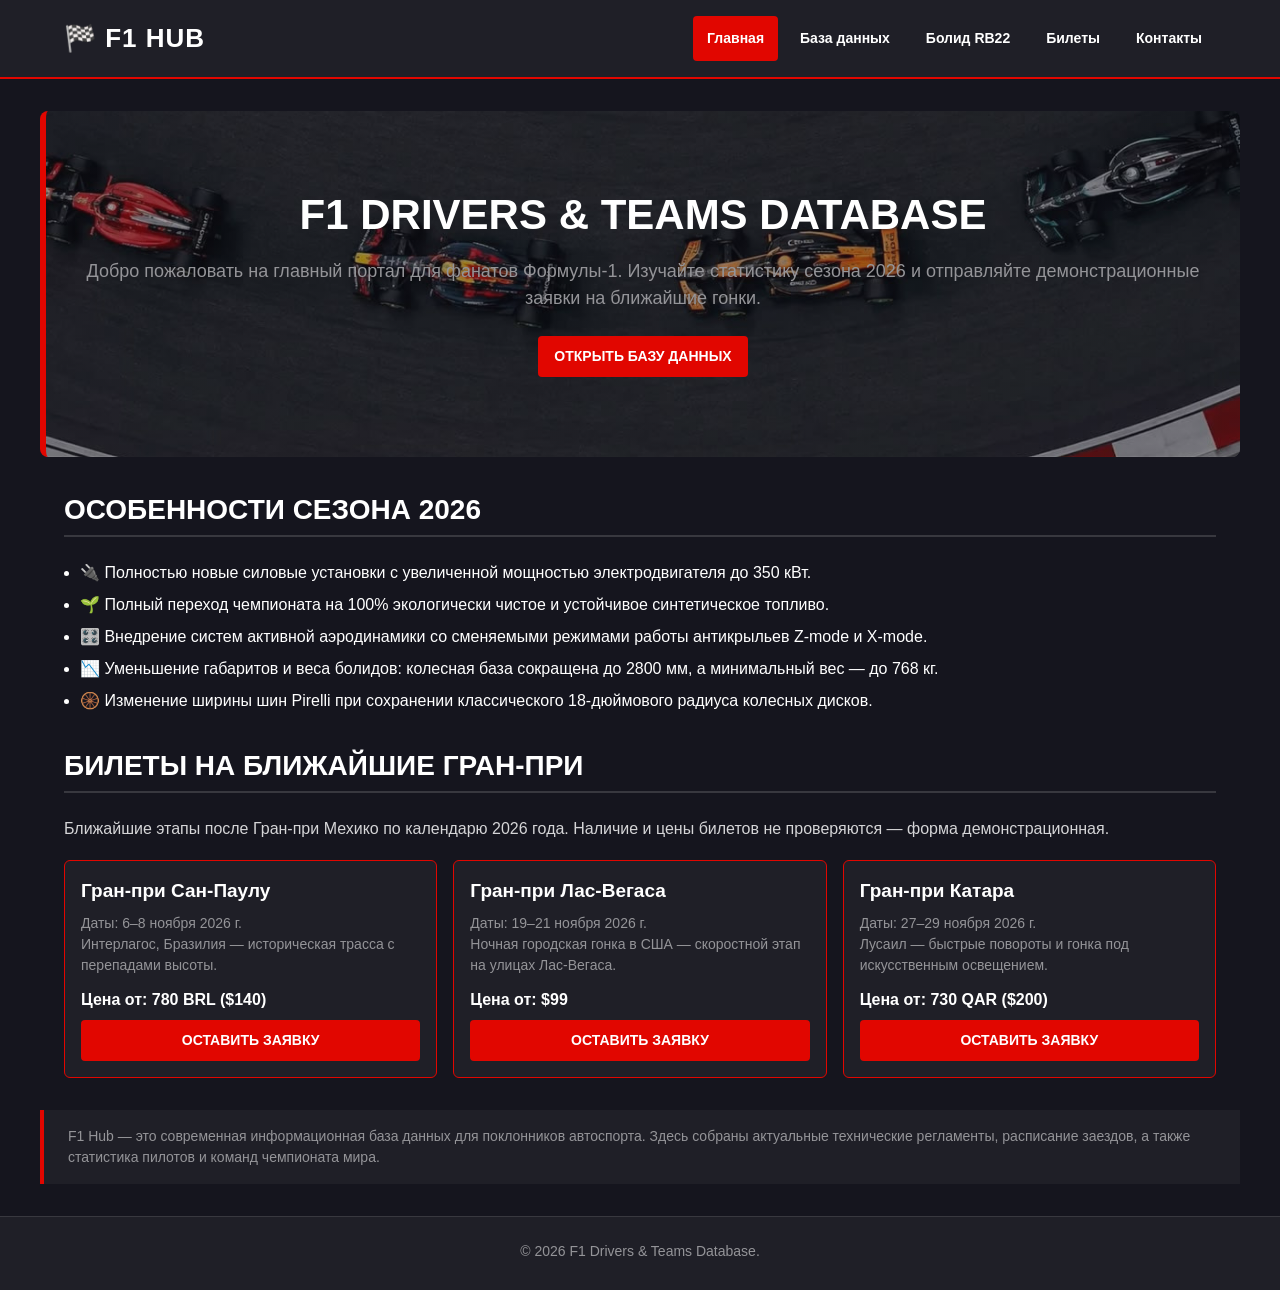
<file: index.html>
<!DOCTYPE html>
<html lang="ru">
<head>
  <meta charset="UTF-8">
  <meta name="viewport" content="width=device-width, initial-scale=1.0">
  <meta name="description" content="Главный портал для фанатов Формулы-1. База данных пилотов, команд и заказ билетов.">
  <title>F1 Drivers & Teams Database</title>
  <link rel="stylesheet" href="css/style.css">
  <link rel="stylesheet" href="css/responsive.css">
  <script src="js/main.js" defer></script>
</head>
<body>
  <a class="skip-link" href="#main">Перейти к основному содержимому</a>

  <header class="site-header">
    <div class="site-header__inner">
      <a class="site-header__logo" href="index.html">🏁 F1 Hub</a>
      <button class="site-nav-toggle" type="button" aria-controls="mobile-site-nav" aria-expanded="false" aria-label="Открыть меню">
        <span class="site-nav-toggle__icon" aria-hidden="true"><span></span><span></span><span></span></span>
        <span class="site-nav-toggle__label">Меню</span>
      </button>
      <nav class="site-nav" id="mobile-site-nav" aria-label="Основная навигация">
        <ul class="site-nav__list">
          <li class="site-nav__item">
            <a class="site-nav__link site-nav__link--active" aria-current="page" href="index.html">Главная</a>
          </li>
          <li class="site-nav__item">
            <a class="site-nav__link" href="catalog.html">База данных</a>
          </li>
          <li class="site-nav__item">
            <a class="site-nav__link" href="product.html">Болид RB22</a>
          </li>
          <li class="site-nav__item">
            <a class="site-nav__link" href="order.html">Билеты</a>
          </li>
          <li class="site-nav__item">
            <a class="site-nav__link" href="contacts.html">Контакты</a>
          </li>
        </ul>
      </nav>
    </div>
  </header>

  <main id="main">

    <section class="f1-hero">
      <h1 class="f1-hero__title">F1 Drivers & Teams Database</h1>
      <p class="f1-hero__subtitle">Добро пожаловать на главный портал для фанатов Формулы-1. Изучайте статистику сезона 2026 и отправляйте демонстрационные заявки на ближайшие гонки.</p>
      <a class="button button--primary" href="catalog.html">Открыть базу данных</a>
    </section>

        <section class="section" id="features">
      <h2 class="section__title">Особенности сезона 2026</h2>
      <ul class="advantages-list">
        <li class="advantages-list__item">🔌 Полностью новые силовые установки с увеличенной мощностью электродвигателя до 350 кВт.</li>
        <li class="advantages-list__item">🌱 Полный переход чемпионата на 100% экологически чистое и устойчивое синтетическое топливо.</li>
        <li class="advantages-list__item">🎛️ Внедрение систем активной аэродинамики со сменяемыми режимами работы антикрыльев Z-mode и X-mode.</li>
        <li class="advantages-list__item">📉 Уменьшение габаритов и веса болидов: колесная база сокращена до 2800 мм, а минимальный вес — до 768 кг.</li>
        <li class="advantages-list__item">🛞 Изменение ширины шин Pirelli при сохранении классического 18-дюймового радиуса колесных дисков.</li>
      </ul>
    </section>

               <section class="section" id="popular">
      <h2 class="section__title">Билеты на ближайшие Гран-при</h2>

      <p class="catalog-data-note">Ближайшие этапы после Гран-при Мехико по календарю 2026 года. Наличие и цены билетов не проверяются — форма демонстрационная.</p>
      <div class="products-grid">
        <article class="product-card product-card--featured">
          <h3 class="product-card__title">Гран-при Сан-Паулу</h3>
          <p class="product-card__description">Даты: 6–8 ноября 2026 г.<br>Интерлагос, Бразилия — историческая трасса с перепадами высоты.</p>
          <p class="product-card__price">Цена от: 780 BRL ($140)</p>
          <button class="button button--primary product-card__button" type="button" data-product="Билет на Гран-при Сан-Паулу">Оставить заявку</button>
        </article>

        <article class="product-card product-card--featured">
          <h3 class="product-card__title">Гран-при Лас-Вегаса</h3>
          <p class="product-card__description">Даты: 19–21 ноября 2026 г.<br>Ночная городская гонка в США — скоростной этап на улицах Лас-Вегаса.</p>
          <p class="product-card__price">Цена от: $99</p>
          <button class="button button--primary product-card__button" type="button" data-product="Билет на Гран-при Лас-Вегаса">Оставить заявку</button>
        </article>

        <article class="product-card product-card--featured">
          <h3 class="product-card__title">Гран-при Катара</h3>
          <p class="product-card__description">Даты: 27–29 ноября 2026 г.<br>Лусаил — быстрые повороты и гонка под искусственным освещением.</p>
          <p class="product-card__price">Цена от: 730 QAR ($200)</p>
          <button class="button button--primary product-card__button" type="button" data-product="Билет на Гран-при Катара">Оставить заявку</button>
        </article>
      </div>
    </section>

        <aside class="aside-info">
      <p class="aside-info__text">
        F1 Hub — это современная информационная база данных для поклонников автоспорта. Здесь собраны актуальные технические регламенты, расписание заездов, а также статистика пилотов и команд чемпионата мира.
      </p>
    </aside>

  </main>

  <dialog class="order-dialog" id="order-dialog" aria-labelledby="order-dialog-title">
    <h2 class="order-dialog__title" id="order-dialog-title">Бронирование билетов</h2>
    <form class="order-form" id="order-form" action="#" method="post" novalidate>
      <input id="selected-product" name="selected-item" type="hidden">
      <div class="order-form__field">
        <label class="order-form__label" for="order-name">Имя</label>
        <input class="order-form__input" id="order-name" name="name" type="text" placeholder="Ваше имя" required minlength="2">
      </div>
      <div class="order-form__field">
        <label class="order-form__label" for="order-email">E-mail</label>
        <input class="order-form__input" id="order-email" name="email" type="email" placeholder="example@mail.ru" required>
      </div>
      <div class="order-form__field">
        <label class="order-form__label" for="order-phone">Телефон</label>
        <input class="order-form__input" id="order-phone" name="phone" type="tel" placeholder="+7 (900) 000-00-00" required>
      </div>
      <div class="order-form__field form-field--checkbox">
        <label>
          <input id="order-agreement" name="agreement" type="checkbox" required>
          Я согласен с условиями
        </label>
      </div>
      <div class="order-form__actions">
        <button class="button button--secondary" type="button" id="close-order-dialog">Закрыть</button>
        <button class="button button--primary" type="submit">Отправить 🏁</button>
      </div>
    </form>
  </dialog>

  <p class="success-message" id="success-message" role="status" hidden>
    Форма проверена. Это учебная заявка, данные не отправляются и бронирование не производится.
  </p>

  <footer class="site-footer">
    <p class="site-footer__copy">&copy; 2026 F1 Drivers & Teams Database.</p>
  </footer>

</body>
</html>
</file>
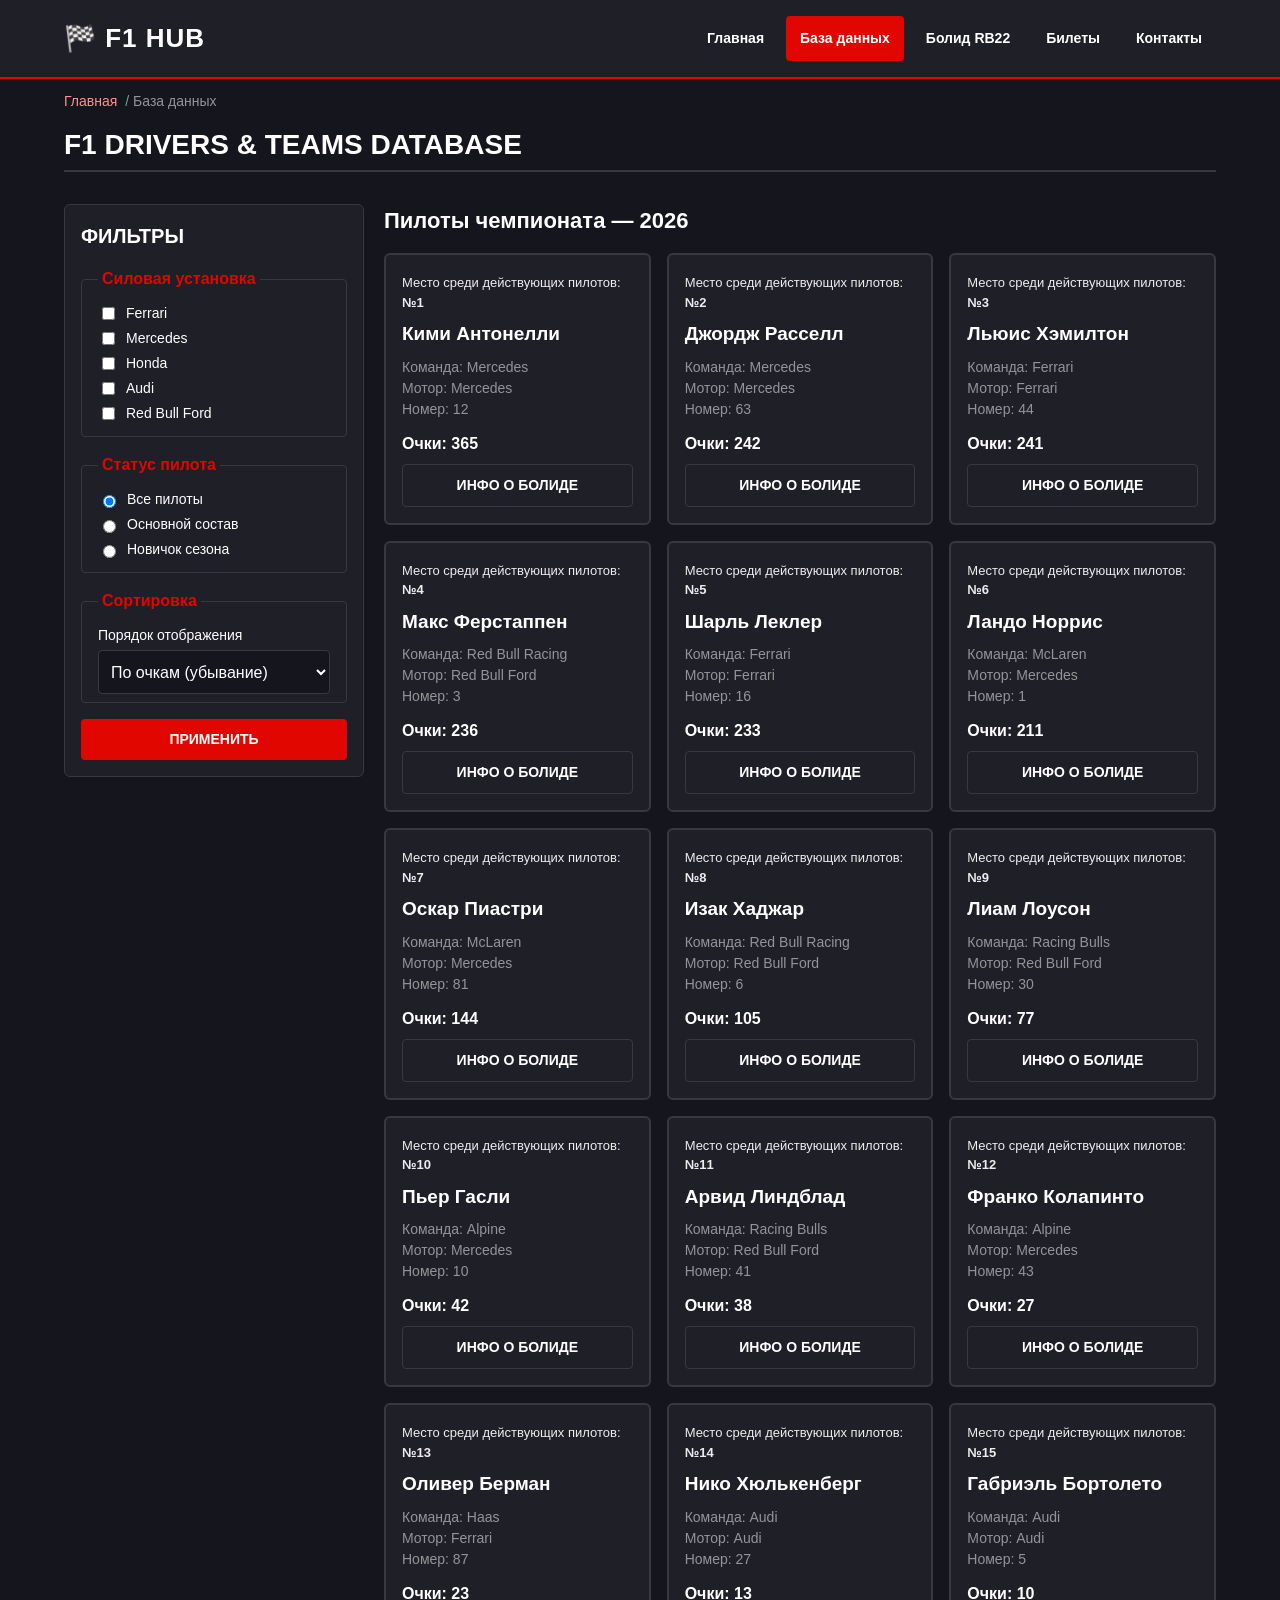
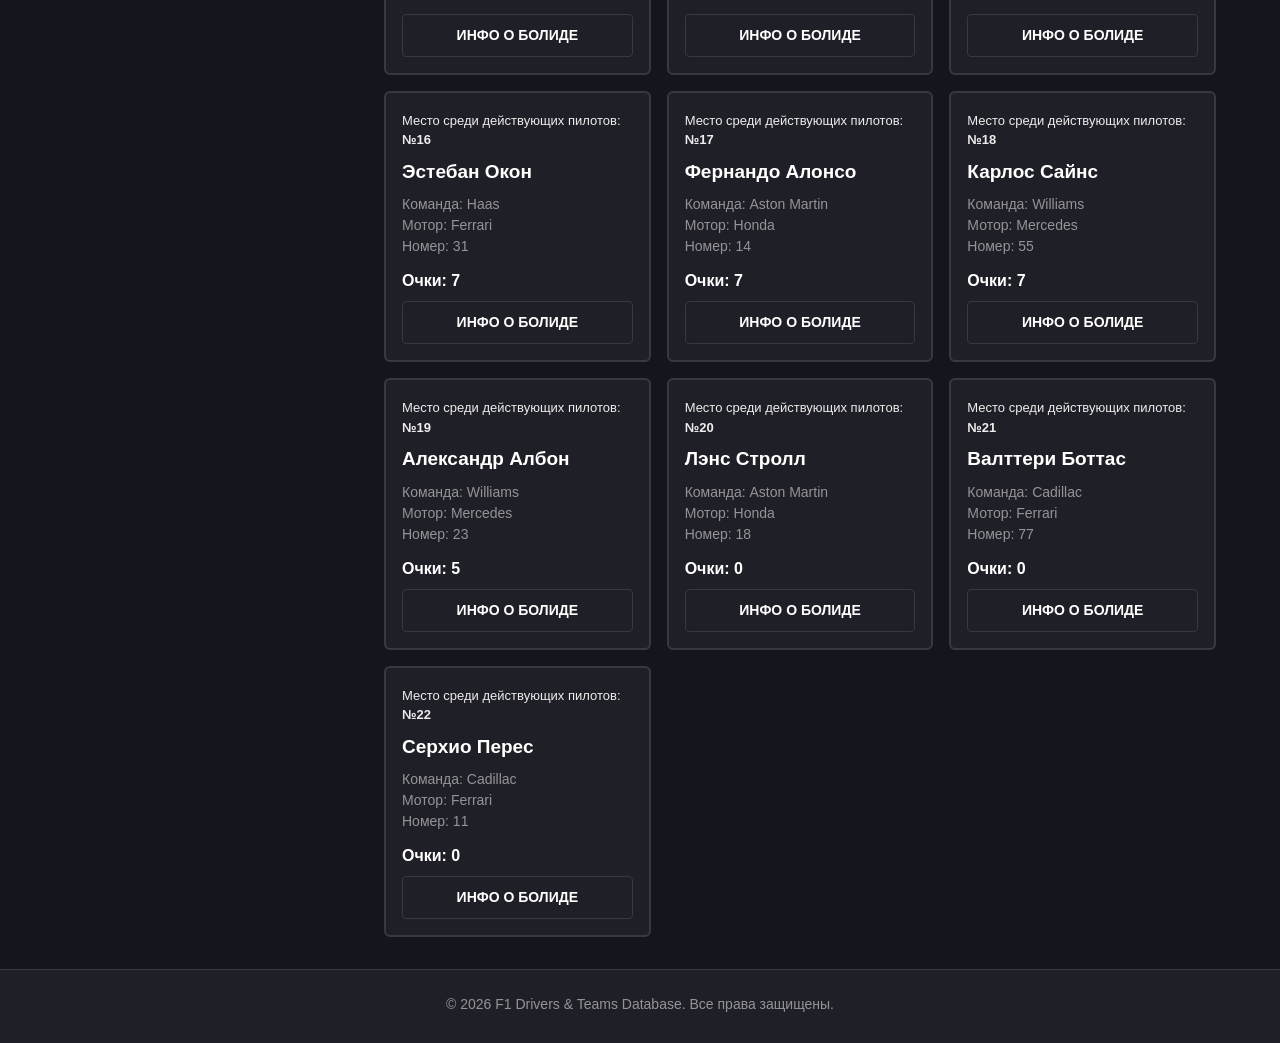
<file: catalog.html>
<!DOCTYPE html>
<html lang="ru">
<head>
  <meta charset="UTF-8">
  <meta name="viewport" content="width=device-width, initial-scale=1.0">
  <meta name="description" content="F1 Drivers and Teams Database. Фильтрация по силовым установкам и составам команд 2026 года.">
  <title>F1 Drivers & Teams Database</title>
  <link rel="stylesheet" href="./css/style.css">
  <link rel="stylesheet" href="css/responsive.css">
  <script src="./js/main.js" defer></script>
</head>
<body>
  <a class="skip-link" href="#main">Перейти к основному содержимому</a>

  <header class="site-header">
    <div class="site-header__inner">
      <a class="site-header__logo" href="index.html">🏁 F1 Hub</a>
      <button class="site-nav-toggle" type="button" aria-controls="mobile-site-nav" aria-expanded="false" aria-label="Открыть меню">
        <span class="site-nav-toggle__icon" aria-hidden="true"><span></span><span></span><span></span></span>
        <span class="site-nav-toggle__label">Меню</span>
      </button>
      <nav class="site-nav" id="mobile-site-nav" aria-label="Основная навигация">
        <ul class="site-nav__list">
          <li class="site-nav__item">
            <a class="site-nav__link" href="index.html">Главная</a>
          </li>
          <li class="site-nav__item">
            <a class="site-nav__link site-nav__link--active" aria-current="page" href="catalog.html">База данных</a>
          </li>
          <li class="site-nav__item">
            <a class="site-nav__link" href="product.html">Болид RB22</a>
          </li>
          <li class="site-nav__item">
            <a class="site-nav__link" href="order.html">Билеты</a>
          </li>
          <li class="site-nav__item">
            <a class="site-nav__link" href="contacts.html">Контакты</a>
          </li>
        </ul>
      </nav>
    </div>
  </header>

  <main id="main">
    <div class="section">
      <nav class="breadcrumbs" aria-label="Хлебные крошки">
        <a class="breadcrumbs__link" href="index.html">Главная</a>
        <span class="breadcrumbs__current">База данных</span>
      </nav>
      <h1 class="section__title">F1 Drivers & Teams Database</h1>
    </div>

    <section class="catalog-layout">
      <aside class="catalog-filters">
        <h2 class="catalog-filters__title">Фильтры</h2>
        <form class="filters-form" id="drivers-filters" action="#" method="get">

          <fieldset class="filters-form__section">
            <legend>Силовая установка</legend>
            <label><input type="checkbox" name="pu" value="ferrari"> Ferrari</label>
            <label><input type="checkbox" name="pu" value="mercedes"> Mercedes</label>
            <label><input type="checkbox" name="pu" value="honda"> Honda</label>
            <label><input type="checkbox" name="pu" value="audi"> Audi</label>
            <label><input type="checkbox" name="pu" value="ford"> Red Bull Ford</label>
          </fieldset>

          <fieldset class="filters-form__section">
            <legend>Статус пилота</legend>
            <label><input type="radio" name="status" value="all" checked> Все пилоты</label>
            <label><input type="radio" name="status" value="pro"> Основной состав</label>
            <label><input type="radio" name="status" value="rookie"> Новичок сезона</label>
          </fieldset>

          <fieldset class="filters-form__section">
            <legend>Сортировка</legend>
            <label for="driver-sort">Порядок отображения</label>
            <select class="order-form__input" name="sort" id="driver-sort">
              <option value="points-desc">По очкам (убывание)</option>
              <option value="name-asc">По алфавиту</option>
              <option value="number-asc">По стартовому номеру</option>
            </select>
          </fieldset>

          <button class="button button--primary" type="submit">Применить</button>
        </form>
      </aside>

      <section class="catalog-products">
        <h2 class="catalog-products__title">Пилоты чемпионата — 2026</h2>
        <div class="products-grid" id="drivers-grid">
          <article class="product-card driver-card" data-team="mercedes" data-pu="mercedes" data-status="pro" data-points="365" data-number="12">

            <p class="driver-card__ranking">Место среди действующих пилотов: <strong>№1</strong></p>
            <h3 class="product-card__title">Кими Антонелли</h3>
            <p class="product-card__description">Команда: Mercedes<br>Мотор: Mercedes<br>Номер: 12</p>
            <p class="product-card__price">Очки: 365</p>
            <a class="button button--secondary" href="product.html">Инфо о болиде</a>
          </article>

          <article class="product-card driver-card" data-team="mercedes" data-pu="mercedes" data-status="pro" data-points="242" data-number="63">

            <p class="driver-card__ranking">Место среди действующих пилотов: <strong>№2</strong></p>
            <h3 class="product-card__title">Джордж Расселл</h3>
            <p class="product-card__description">Команда: Mercedes<br>Мотор: Mercedes<br>Номер: 63</p>
            <p class="product-card__price">Очки: 242</p>
            <a class="button button--secondary" href="product.html">Инфо о болиде</a>
          </article>

          <article class="product-card driver-card" data-team="ferrari" data-pu="ferrari" data-status="pro" data-points="241" data-number="44">

            <p class="driver-card__ranking">Место среди действующих пилотов: <strong>№3</strong></p>
            <h3 class="product-card__title">Льюис Хэмилтон</h3>
            <p class="product-card__description">Команда: Ferrari<br>Мотор: Ferrari<br>Номер: 44</p>
            <p class="product-card__price">Очки: 241</p>
            <a class="button button--secondary" href="product.html">Инфо о болиде</a>
          </article>

          <article class="product-card driver-card" data-team="redbull" data-pu="ford" data-status="pro" data-points="236" data-number="3">

            <p class="driver-card__ranking">Место среди действующих пилотов: <strong>№4</strong></p>
            <h3 class="product-card__title">Макс Ферстаппен</h3>
            <p class="product-card__description">Команда: Red Bull Racing<br>Мотор: Red Bull Ford<br>Номер: 3</p>
            <p class="product-card__price">Очки: 236</p>
            <a class="button button--secondary" href="product.html">Инфо о болиде</a>
          </article>

          <article class="product-card driver-card" data-team="ferrari" data-pu="ferrari" data-status="pro" data-points="233" data-number="16">

            <p class="driver-card__ranking">Место среди действующих пилотов: <strong>№5</strong></p>
            <h3 class="product-card__title">Шарль Леклер</h3>
            <p class="product-card__description">Команда: Ferrari<br>Мотор: Ferrari<br>Номер: 16</p>
            <p class="product-card__price">Очки: 233</p>
            <a class="button button--secondary" href="product.html">Инфо о болиде</a>
          </article>

          <article class="product-card driver-card" data-team="mclaren" data-pu="mercedes" data-status="pro" data-points="211" data-number="1">

            <p class="driver-card__ranking">Место среди действующих пилотов: <strong>№6</strong></p>
            <h3 class="product-card__title">Ландо Норрис</h3>
            <p class="product-card__description">Команда: McLaren<br>Мотор: Mercedes<br>Номер: 1</p>
            <p class="product-card__price">Очки: 211</p>
            <a class="button button--secondary" href="product.html">Инфо о болиде</a>
          </article>

          <article class="product-card driver-card" data-team="mclaren" data-pu="mercedes" data-status="pro" data-points="144" data-number="81">

            <p class="driver-card__ranking">Место среди действующих пилотов: <strong>№7</strong></p>
            <h3 class="product-card__title">Оскар Пиастри</h3>
            <p class="product-card__description">Команда: McLaren<br>Мотор: Mercedes<br>Номер: 81</p>
            <p class="product-card__price">Очки: 144</p>
            <a class="button button--secondary" href="product.html">Инфо о болиде</a>
          </article>

          <article class="product-card driver-card" data-team="redbull" data-pu="ford" data-status="pro" data-points="105" data-number="6">

            <p class="driver-card__ranking">Место среди действующих пилотов: <strong>№8</strong></p>
            <h3 class="product-card__title">Изак Хаджар</h3>
            <p class="product-card__description">Команда: Red Bull Racing<br>Мотор: Red Bull Ford<br>Номер: 6</p>
            <p class="product-card__price">Очки: 105</p>
            <a class="button button--secondary" href="product.html">Инфо о болиде</a>
          </article>

          <article class="product-card driver-card" data-team="racingbulls" data-pu="ford" data-status="pro" data-points="77" data-number="30">

            <p class="driver-card__ranking">Место среди действующих пилотов: <strong>№9</strong></p>
            <h3 class="product-card__title">Лиам Лоусон</h3>
            <p class="product-card__description">Команда: Racing Bulls<br>Мотор: Red Bull Ford<br>Номер: 30</p>
            <p class="product-card__price">Очки: 77</p>
            <a class="button button--secondary" href="product.html">Инфо о болиде</a>
          </article>

          <article class="product-card driver-card" data-team="alpine" data-pu="mercedes" data-status="pro" data-points="42" data-number="10">

            <p class="driver-card__ranking">Место среди действующих пилотов: <strong>№10</strong></p>
            <h3 class="product-card__title">Пьер Гасли</h3>
            <p class="product-card__description">Команда: Alpine<br>Мотор: Mercedes<br>Номер: 10</p>
            <p class="product-card__price">Очки: 42</p>
            <a class="button button--secondary" href="product.html">Инфо о болиде</a>
          </article>

          <article class="product-card driver-card" data-team="racingbulls" data-pu="ford" data-status="rookie" data-points="38" data-number="41">

            <p class="driver-card__ranking">Место среди действующих пилотов: <strong>№11</strong></p>
            <h3 class="product-card__title">Арвид Линдблад</h3>
            <p class="product-card__description">Команда: Racing Bulls<br>Мотор: Red Bull Ford<br>Номер: 41</p>
            <p class="product-card__price">Очки: 38</p>
            <a class="button button--secondary" href="product.html">Инфо о болиде</a>
          </article>

          <article class="product-card driver-card" data-team="alpine" data-pu="mercedes" data-status="pro" data-points="27" data-number="43">

            <p class="driver-card__ranking">Место среди действующих пилотов: <strong>№12</strong></p>
            <h3 class="product-card__title">Франко Колапинто</h3>
            <p class="product-card__description">Команда: Alpine<br>Мотор: Mercedes<br>Номер: 43</p>
            <p class="product-card__price">Очки: 27</p>
            <a class="button button--secondary" href="product.html">Инфо о болиде</a>
          </article>

          <article class="product-card driver-card" data-team="haas" data-pu="ferrari" data-status="pro" data-points="23" data-number="87">

            <p class="driver-card__ranking">Место среди действующих пилотов: <strong>№13</strong></p>
            <h3 class="product-card__title">Оливер Берман</h3>
            <p class="product-card__description">Команда: Haas<br>Мотор: Ferrari<br>Номер: 87</p>
            <p class="product-card__price">Очки: 23</p>
            <a class="button button--secondary" href="product.html">Инфо о болиде</a>
          </article>

          <article class="product-card driver-card" data-team="audi" data-pu="audi" data-status="pro" data-points="13" data-number="27">

            <p class="driver-card__ranking">Место среди действующих пилотов: <strong>№14</strong></p>
            <h3 class="product-card__title">Нико Хюлькенберг</h3>
            <p class="product-card__description">Команда: Audi<br>Мотор: Audi<br>Номер: 27</p>
            <p class="product-card__price">Очки: 13</p>
            <a class="button button--secondary" href="product.html">Инфо о болиде</a>
          </article>

          <article class="product-card driver-card" data-team="audi" data-pu="audi" data-status="pro" data-points="10" data-number="5">

            <p class="driver-card__ranking">Место среди действующих пилотов: <strong>№15</strong></p>
            <h3 class="product-card__title">Габриэль Бортолето</h3>
            <p class="product-card__description">Команда: Audi<br>Мотор: Audi<br>Номер: 5</p>
            <p class="product-card__price">Очки: 10</p>
            <a class="button button--secondary" href="product.html">Инфо о болиде</a>
          </article>

          <article class="product-card driver-card" data-team="haas" data-pu="ferrari" data-status="pro" data-points="7" data-number="31">

            <p class="driver-card__ranking">Место среди действующих пилотов: <strong>№16</strong></p>
            <h3 class="product-card__title">Эстебан Окон</h3>
            <p class="product-card__description">Команда: Haas<br>Мотор: Ferrari<br>Номер: 31</p>
            <p class="product-card__price">Очки: 7</p>
            <a class="button button--secondary" href="product.html">Инфо о болиде</a>
          </article>

          <article class="product-card driver-card" data-team="aston" data-pu="honda" data-status="pro" data-points="7" data-number="14">

            <p class="driver-card__ranking">Место среди действующих пилотов: <strong>№17</strong></p>
            <h3 class="product-card__title">Фернандо Алонсо</h3>
            <p class="product-card__description">Команда: Aston Martin<br>Мотор: Honda<br>Номер: 14</p>
            <p class="product-card__price">Очки: 7</p>
            <a class="button button--secondary" href="product.html">Инфо о болиде</a>
          </article>

          <article class="product-card driver-card" data-team="williams" data-pu="mercedes" data-status="pro" data-points="7" data-number="55">

            <p class="driver-card__ranking">Место среди действующих пилотов: <strong>№18</strong></p>
            <h3 class="product-card__title">Карлос Сайнс</h3>
            <p class="product-card__description">Команда: Williams<br>Мотор: Mercedes<br>Номер: 55</p>
            <p class="product-card__price">Очки: 7</p>
            <a class="button button--secondary" href="product.html">Инфо о болиде</a>
          </article>

          <article class="product-card driver-card" data-team="williams" data-pu="mercedes" data-status="pro" data-points="5" data-number="23">

            <p class="driver-card__ranking">Место среди действующих пилотов: <strong>№19</strong></p>
            <h3 class="product-card__title">Александр Албон</h3>
            <p class="product-card__description">Команда: Williams<br>Мотор: Mercedes<br>Номер: 23</p>
            <p class="product-card__price">Очки: 5</p>
            <a class="button button--secondary" href="product.html">Инфо о болиде</a>
          </article>

          <article class="product-card driver-card" data-team="aston" data-pu="honda" data-status="pro" data-points="0" data-number="18">

            <p class="driver-card__ranking">Место среди действующих пилотов: <strong>№20</strong></p>
            <h3 class="product-card__title">Лэнс Стролл</h3>
            <p class="product-card__description">Команда: Aston Martin<br>Мотор: Honda<br>Номер: 18</p>
            <p class="product-card__price">Очки: 0</p>
            <a class="button button--secondary" href="product.html">Инфо о болиде</a>
          </article>

          <article class="product-card driver-card" data-team="cadillac" data-pu="ferrari" data-status="pro" data-points="0" data-number="77">

            <p class="driver-card__ranking">Место среди действующих пилотов: <strong>№21</strong></p>
            <h3 class="product-card__title">Валттери Боттас</h3>
            <p class="product-card__description">Команда: Cadillac<br>Мотор: Ferrari<br>Номер: 77</p>
            <p class="product-card__price">Очки: 0</p>
            <a class="button button--secondary" href="product.html">Инфо о болиде</a>
          </article>

          <article class="product-card driver-card" data-team="cadillac" data-pu="ferrari" data-status="pro" data-points="0" data-number="11">

            <p class="driver-card__ranking">Место среди действующих пилотов: <strong>№22</strong></p>
            <h3 class="product-card__title">Серхио Перес</h3>
            <p class="product-card__description">Команда: Cadillac<br>Мотор: Ferrari<br>Номер: 11</p>
            <p class="product-card__price">Очки: 0</p>
            <a class="button button--secondary" href="product.html">Инфо о болиде</a>
          </article>
        </div>
        <p class="catalog-empty" id="drivers-empty" hidden>По выбранным параметрам пилоты не найдены.</p>
      </section>
    </section>
  </main>

  <footer class="site-footer">
    <p class="site-footer__copy">&copy; 2026 F1 Drivers & Teams Database. Все права защищены.</p>
  </footer>

</body>
</html>
</file>
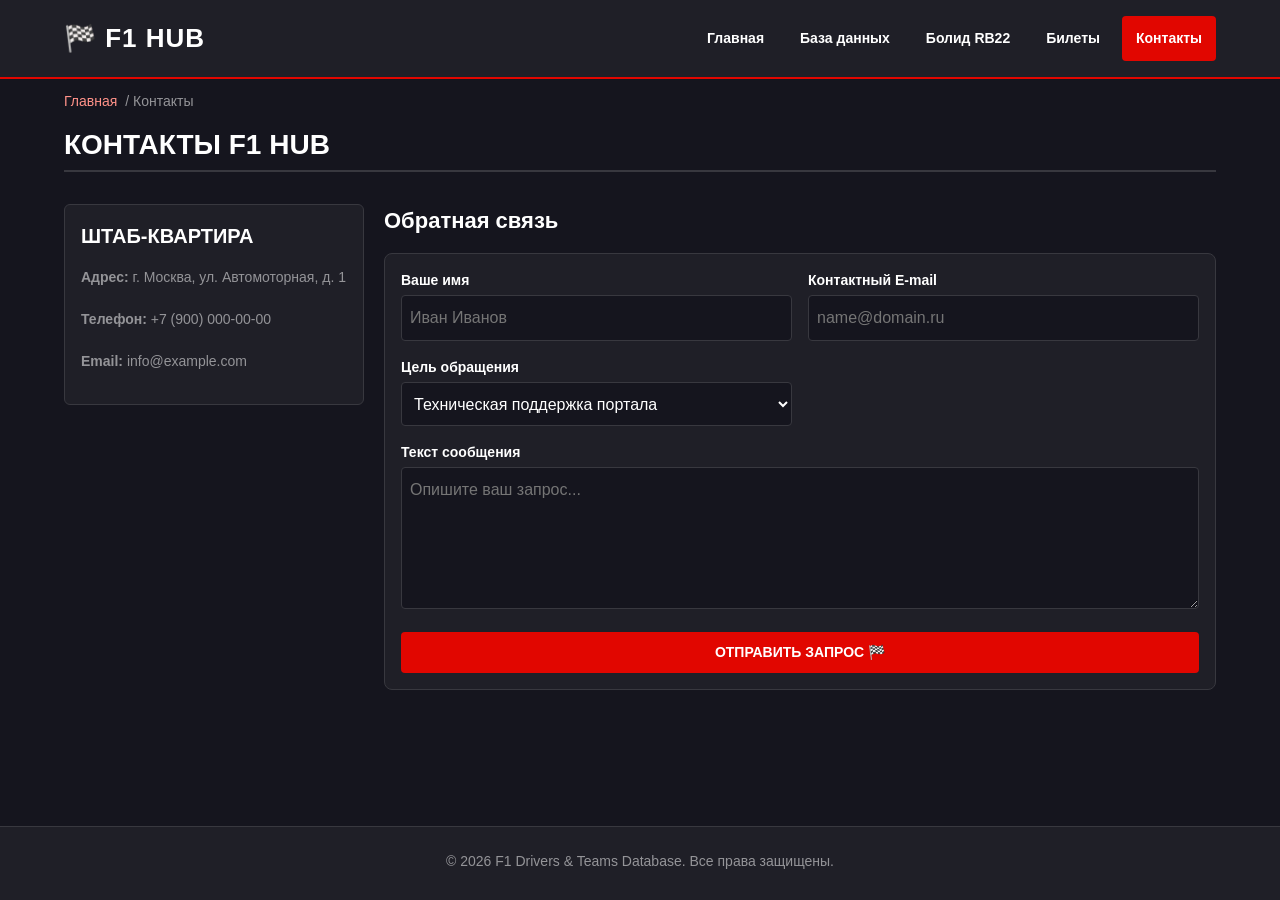
<file: contacts.html>
<!DOCTYPE html>
<html lang="ru">
<head>
  <meta charset="UTF-8">
  <meta name="viewport" content="width=device-width, initial-scale=1.0">
  <meta name="description" content="Контакты службы поддержки F1 Hub, аккредитация СМИ и форма обратной связи.">
  <title>F1 Drivers & Teams Database</title>
  <link rel="stylesheet" href="./css/style.css">
  <link rel="stylesheet" href="css/responsive.css">
  <script src="./js/main.js" defer></script>
</head>
<body>
  <a class="skip-link" href="#main">Перейти к основному содержимому</a>

  <header class="site-header">
    <div class="site-header__inner">
      <a class="site-header__logo" href="index.html">🏁 F1 Hub</a>
      <button class="site-nav-toggle" type="button" aria-controls="mobile-site-nav" aria-expanded="false" aria-label="Открыть меню">
        <span class="site-nav-toggle__icon" aria-hidden="true"><span></span><span></span><span></span></span>
        <span class="site-nav-toggle__label">Меню</span>
      </button>
      <nav class="site-nav" id="mobile-site-nav" aria-label="Основная навигация">
        <ul class="site-nav__list">
          <li class="site-nav__item"><a class="site-nav__link" href="index.html">Главная</a></li>
          <li class="site-nav__item"><a class="site-nav__link" href="catalog.html">База данных</a></li>
          <li class="site-nav__item"><a class="site-nav__link" href="product.html">Болид RB22</a></li>
          <li class="site-nav__item"><a class="site-nav__link" href="order.html">Билеты</a></li>
          <li class="site-nav__item"><a class="site-nav__link site-nav__link--active" aria-current="page" href="contacts.html">Контакты</a></li>
        </ul>
      </nav>
    </div>
  </header>

  <main id="main">
    <div class="section">
      <nav class="breadcrumbs" aria-label="Хлебные крошки">
        <a class="breadcrumbs__link" href="index.html">Главная</a>
        <span class="breadcrumbs__current">Контакты</span>
      </nav>
      <h1 class="section__title">Контакты F1 Hub</h1>
    </div>

    <section class="catalog-layout">
      <aside class="catalog-filters">
        <h2 class="catalog-filters__title">Штаб-квартира</h2>
        <p class="aside-info__text" style="margin-bottom: var(--space-md);">
          <strong>Адрес:</strong> г. Москва, ул. Автомоторная, д. 1<br><br>
          <strong>Телефон:</strong> +7 (900) 000-00-00<br><br>
          <strong>Email:</strong> info@example.com
        </p>
      </aside>

      <section class="catalog-products">
        <h2 class="catalog-products__title">Обратная связь</h2>

        <form class="product-info page-form" id="contact-form" action="#" method="post">
          <div class="order-form__field">
            <label class="order-form__label" for="contact-name">Ваше имя</label>
            <input class="order-form__input" id="contact-name" name="name" type="text" placeholder="Иван Иванов" required>
          </div>

          <div class="order-form__field">
            <label class="order-form__label" for="contact-email">Контактный E-mail</label>
            <input class="order-form__input" id="contact-email" name="email" type="email" placeholder="name@domain.ru" required>
          </div>

          <div class="order-form__field">
            <label class="order-form__label" for="contact-reason">Цель обращения</label>
            <select class="order-form__input" id="contact-reason" name="reason" required>
              <option value="support">Техническая поддержка портала</option>
              <option value="press">Аккредитация прессы на Гран-при</option>
              <option value="commercial">Сотрудничество и реклама</option>
            </select>
          </div>

          <div class="order-form__field page-form__wide">
            <label class="order-form__label" for="contact-message">Текст сообщения</label>
            <textarea class="order-form__input" id="contact-message" name="message" rows="5" placeholder="Опишите ваш запрос..." style="resize: vertical; font-family: inherit;" required></textarea>
          </div>

          <button class="button button--primary" type="submit" style="align-self: flex-start;">Отправить запрос 🏁</button>
        </form>
        <p id="contact-status" class="form-feedback" role="status" hidden>Форма проверена. Сообщение не отправляется на сервер.</p>
      </section>
    </section>
  </main>

  <footer class="site-footer">
    <p class="site-footer__copy">&copy; 2026 F1 Drivers & Teams Database. Все права защищены.</p>
  </footer>

</body>
</html>
</file>
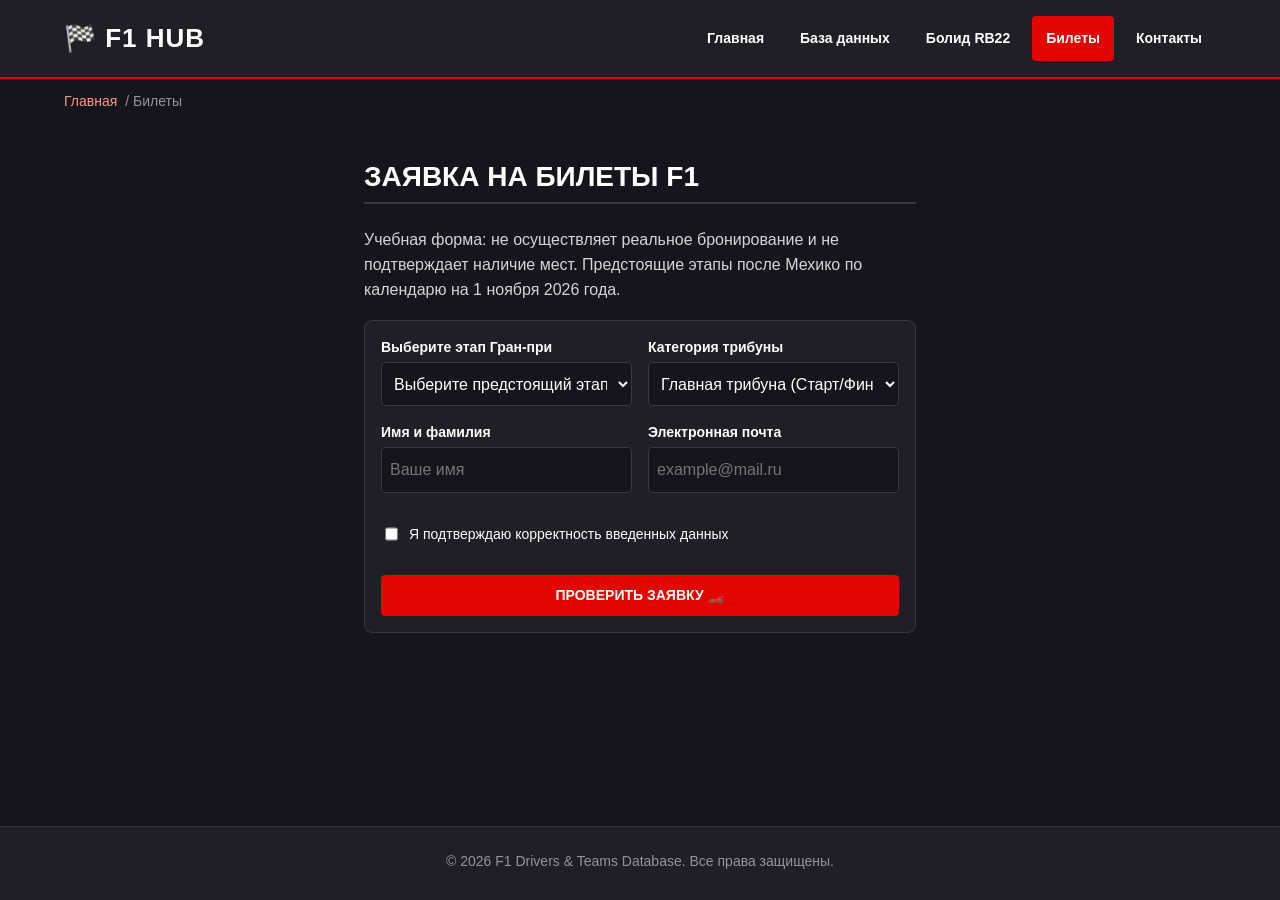
<file: order.html>
<!DOCTYPE html>
<html lang="ru">
<head>
  <meta charset="UTF-8">
  <meta name="viewport" content="width=device-width, initial-scale=1.0">
  <meta name="description" content="Учебная демонстрационная заявка на билеты этапов Формулы-1. Реального бронирования нет.">
  <title>Заказ билетов — F1 Hub</title>
  <link rel="stylesheet" href="./css/style.css">
  <link rel="stylesheet" href="css/responsive.css">
  <script src="./js/main.js" defer></script>
</head>
<body>
  <a class="skip-link" href="#main">Перейти к основному содержимому</a>

  <header class="site-header">
    <div class="site-header__inner">
      <a class="site-header__logo" href="index.html">🏁 F1 Hub</a>
      <button class="site-nav-toggle" type="button" aria-controls="mobile-site-nav" aria-expanded="false" aria-label="Открыть меню">
        <span class="site-nav-toggle__icon" aria-hidden="true"><span></span><span></span><span></span></span>
        <span class="site-nav-toggle__label">Меню</span>
      </button>
      <nav class="site-nav" id="mobile-site-nav" aria-label="Основная навигация">
        <ul class="site-nav__list">
          <li class="site-nav__item"><a class="site-nav__link" href="index.html">Главная</a></li>
          <li class="site-nav__item"><a class="site-nav__link" href="catalog.html">База данных</a></li>
          <li class="site-nav__item"><a class="site-nav__link" href="product.html">Болид RB22</a></li>
          <li class="site-nav__item"><a class="site-nav__link site-nav__link--active" aria-current="page" href="order.html">Билеты</a></li>
          <li class="site-nav__item"><a class="site-nav__link" href="contacts.html">Контакты</a></li>
        </ul>
      </nav>
    </div>
  </header>

  <main id="main">
    <div class="section">
      <nav class="breadcrumbs" aria-label="Хлебные крошки">
        <a class="breadcrumbs__link" href="index.html">Главная</a>
        <span class="breadcrumbs__current">Билеты</span>
      </nav>
    </div>

    <section class="section" style="max-width: 600px; margin: 0 auto var(--space-xl);">
      <h1 class="section__title">Заявка на билеты F1</h1>
      <p class="catalog-data-note">Учебная форма: не осуществляет реальное бронирование и не подтверждает наличие мест. Предстоящие этапы после Мехико по календарю на 1 ноября 2026 года.</p>

      <form class="product-info page-form" id="page-ticket-form" action="#" method="post">
        <div class="order-form__field">
          <label class="order-form__label" for="page-order-race">Выберите этап Гран-при</label>
          <select class="order-form__input" id="page-order-race" name="race" required>
            <option value="" disabled selected>Выберите предстоящий этап</option>
            <option value="brazil">Гран-при Сан-Паулу (6–8 ноября 2026)</option>
            <option value="las-vegas">Гран-при Лас-Вегаса (19–21 ноября 2026)</option>
            <option value="qatar">Гран-при Катара (27–29 ноября 2026)</option>
          </select>
        </div>

        <div class="order-form__field">
          <label class="order-form__label" for="page-order-zone">Категория трибуны</label>
          <select class="order-form__input" id="page-order-zone" name="zone" required>
            <option value="grandstand">Главная трибуна (Старт/Финиш)</option>
            <option value="zone1">Повороты 1-3 (Зона высокой скорости)</option>
            <option value="general">Свободное размещение (Без места)</option>
          </select>
        </div>

        <div class="order-form__field">
          <label class="order-form__label" for="page-order-name">Имя и фамилия</label>
          <input class="order-form__input" id="page-order-name" name="name" type="text" placeholder="Ваше имя" required>
        </div>

        <div class="order-form__field">
          <label class="order-form__label" for="page-order-email">Электронная почта</label>
          <input class="order-form__input" id="page-order-email" name="email" type="email" placeholder="example@mail.ru" required>
        </div>

        <div class="order-form__field form-field--checkbox">
          <label>
            <input type="checkbox" name="agreement" required>
            Я подтверждаю корректность введенных данных
          </label>
        </div>

        <button class="button button--primary" type="submit">Проверить заявку 🏎️</button>
      </form>
      <p id="page-ticket-status" class="form-feedback" role="status" hidden>Форма проверена. Демонстрационная заявка не отправляется на сервер.</p>
    </section>
  </main>

  <footer class="site-footer">
    <p class="site-footer__copy">&copy; 2026 F1 Drivers & Teams Database. Все права защищены.</p>
  </footer>

</body>
</html>
</file>
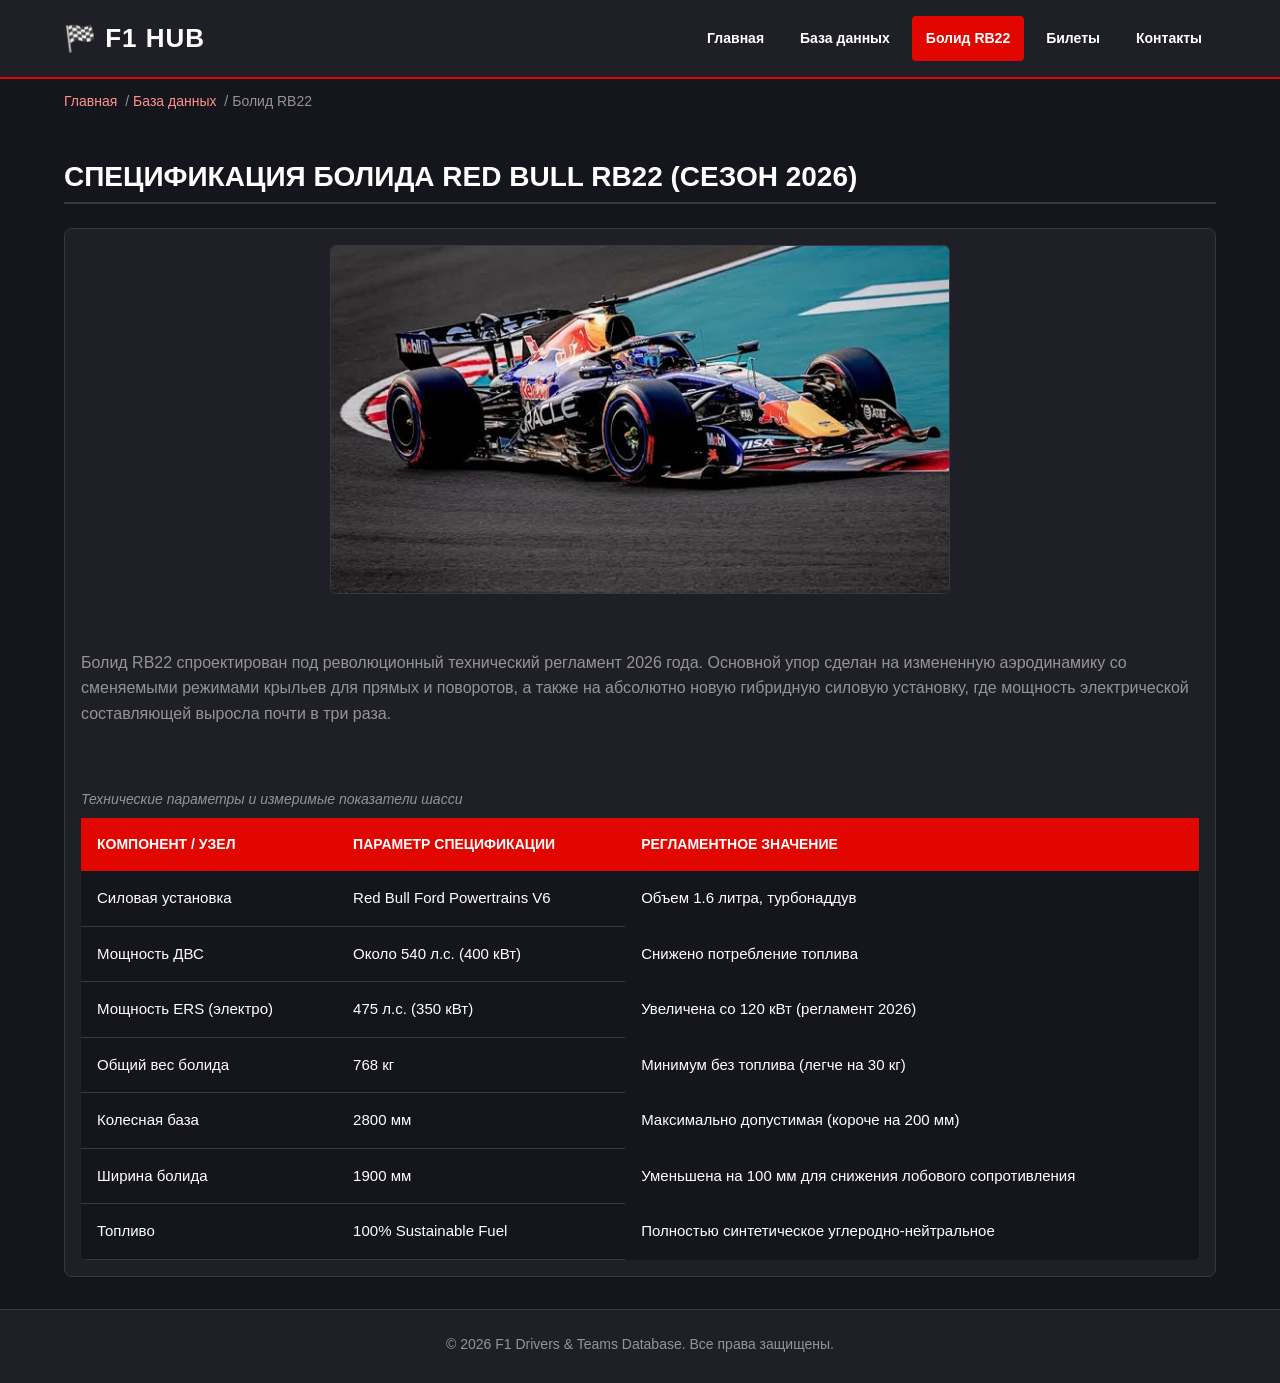
<file: product.html>
<!DOCTYPE html>
<html lang="ru">
<head>
  <meta charset="UTF-8">
  <meta name="viewport" content="width=device-width, initial-scale=1.0">
  <meta name="description" content="Технические характеристики и спецификация гоночного болида Red Bull RB22 сезона 2026.">
  <title>Болид RB22 — Технические характеристики</title>
  <link rel="stylesheet" href="./css/style.css">
  <link rel="stylesheet" href="css/responsive.css">
  <script src="./js/main.js" defer></script>
</head>
<body>
  <a class="skip-link" href="#main">Перейти к основному содержимому</a>

  <header class="site-header">
    <div class="site-header__inner">
      <a class="site-header__logo" href="index.html">🏁 F1 Hub</a>
      <button class="site-nav-toggle" type="button" aria-controls="mobile-site-nav" aria-expanded="false" aria-label="Открыть меню">
        <span class="site-nav-toggle__icon" aria-hidden="true"><span></span><span></span><span></span></span>
        <span class="site-nav-toggle__label">Меню</span>
      </button>
      <nav class="site-nav" id="mobile-site-nav" aria-label="Основная навигация">
        <ul class="site-nav__list">
          <li class="site-nav__item"><a class="site-nav__link" href="index.html">Главная</a></li>
          <li class="site-nav__item"><a class="site-nav__link" href="catalog.html">База данных</a></li>
          <li class="site-nav__item"><a class="site-nav__link site-nav__link--active" aria-current="page" href="product.html">Болид RB22</a></li>
          <li class="site-nav__item"><a class="site-nav__link" href="order.html">Билеты</a></li>
          <li class="site-nav__item"><a class="site-nav__link" href="contacts.html">Контакты</a></li>
        </ul>
      </nav>
    </div>
  </header>

    <main id="main">
    <div class="section">
      <nav class="breadcrumbs" aria-label="Хлебные крошки">
        <a class="breadcrumbs__link" href="index.html">Главная</a>
        <a class="breadcrumbs__link" href="catalog.html">База данных</a>
        <span class="breadcrumbs__current">Болид RB22</span>
      </nav>
    </div>

    <section class="section">
      <h1 class="section__title">Спецификация болида Red Bull RB22 (Сезон 2026)</h1>

      <div class="product-info">
        <div class="product-info__visual">
          <picture>
            <source type="image/webp"
                    srcset="images/redbull-480.webp 480w, images/redbull-640.webp 640w, images/redbull-739.webp 739w"
                    sizes="(max-width: 639px) calc(100vw - 48px), (max-width: 1023px) calc(100vw - 80px), 620px">
            <img class="product-info__image"
                 src="images/redbull-739.jpg"
                 srcset="images/redbull-480.jpg 480w, images/redbull-640.jpg 640w, images/redbull-739.jpg 739w"
                 sizes="(max-width: 639px) calc(100vw - 48px), (max-width: 1023px) calc(100vw - 80px), 620px"
                 width="739" height="415" loading="lazy" decoding="async"
                 alt="Гоночный болид Red Bull RB22 на трассе">
          </picture>
        </div>

        <div class="product-info__text">
          <p>Болид RB22 спроектирован под революционный технический регламент 2026 года. Основной упор сделан на измененную аэродинамику со сменяемыми режимами крыльев для прямых и поворотов, а также на абсолютно новую гибридную силовую установку, где мощность электрической составляющей выросла почти в три раза.</p>
        </div>

        <div class="table-wrapper">
          <table class="race-table">
            <caption class="race-table__caption">Технические параметры и измеримые показатели шасси</caption>
            <thead class="race-table__head">
              <tr>
                <th class="race-table__th">Компонент / Узел</th>
                <th class="race-table__th">Параметр спецификации</th>
                <th class="race-table__th">Регламентное значение</th>
              </tr>
            </thead>
            <tbody class="race-table__body">
              <tr>
                <td class="race-table__td" data-label="Компонент / Узел">Силовая установка</td>
                <td class="race-table__td" data-label="Параметр спецификации">Red Bull Ford Powertrains V6</td>
                <td class="race-table__td" data-label="Регламентное значение">Объем 1.6 литра, турбонаддув</td>
              </tr>
              <tr>
                <td class="race-table__td" data-label="Компонент / Узел">Мощность ДВС</td>
                <td class="race-table__td" data-label="Параметр спецификации">Около 540 л.с. (400 кВт)</td>
                <td class="race-table__td" data-label="Регламентное значение">Снижено потребление топлива</td>
              </tr>
              <tr>
                <td class="race-table__td" data-label="Компонент / Узел">Мощность ERS (электро)</td>
                <td class="race-table__td" data-label="Параметр спецификации">475 л.с. (350 кВт)</td>
                <td class="race-table__td" data-label="Регламентное значение">Увеличена со 120 кВт (регламент 2026)</td>
              </tr>
              <tr>
                <td class="race-table__td" data-label="Компонент / Узел">Общий вес болида</td>
                <td class="race-table__td" data-label="Параметр спецификации">768 кг</td>
                <td class="race-table__td" data-label="Регламентное значение">Минимум без топлива (легче на 30 кг)</td>
              </tr>
              <tr>
                <td class="race-table__td" data-label="Компонент / Узел">Колесная база</td>
                <td class="race-table__td" data-label="Параметр спецификации">2800 мм</td>
                <td class="race-table__td" data-label="Регламентное значение">Максимально допустимая (короче на 200 мм)</td>
              </tr>
              <tr>
                <td class="race-table__td" data-label="Компонент / Узел">Ширина болида</td>
                <td class="race-table__td" data-label="Параметр спецификации">1900 мм</td>
                <td class="race-table__td" data-label="Регламентное значение">Уменьшена на 100 мм для снижения лобового сопротивления</td>
              </tr>
              <tr>
                <td class="race-table__td" data-label="Компонент / Узел">Топливо</td>
                <td class="race-table__td" data-label="Параметр спецификации">100% Sustainable Fuel</td>
                <td class="race-table__td" data-label="Регламентное значение">Полностью синтетическое углеродно-нейтральное</td>
              </tr>
            </tbody>
          </table>
        </div>
      </div>
    </section>
  </main>

  <footer class="site-footer">
    <p class="site-footer__copy">&copy; 2026 F1 Drivers & Teams Database. Все права защищены.</p>
  </footer>

</body>
</html>
</file>
<file: css/style.css>
:root {
  --color-bg: #15151E;
  --color-text: #FFFFFF;
  --color-muted: #949498;
  --color-primary: #E10600;
  --color-primary-dark: #B00500;
  --color-border: #38383F;
  --color-surface: #1F1F27;
  --color-surface-accent: #2A2A35;
  --color-danger: #FF3B30;
  --color-success: #00D166;
  --color-success-bg: #102A1E;
  --color-white: #FFFFFF;

  --space-xs: 4px;
  --space-sm: 8px;
  --space-md: 16px;
  --space-lg: 24px;
  --space-xl: 32px;

  --radius-sm: 4px;
  --radius-md: 6px;
  --radius-lg: 8px;

  --container-width: 1200px;
}

* {
  box-sizing: border-box;
}

body {
  margin: 0;
  font-family: 'Arial', sans-serif;
  line-height: 1.5;
  color: var(--color-text);
  background-color: var(--color-bg);
}

html {
  scroll-behavior: smooth;
}

.site-header {
  background-color: var(--color-surface);
  border-bottom: 2px solid var(--color-primary);
  position: sticky;
  top: 0;
  z-index: 100;
}

.site-header__inner {
  max-width: var(--container-width);
  margin: 0 auto;
  padding: var(--space-md) var(--space-lg);
  display: flex;
  justify-content: space-between;
  align-items: center;
  flex-wrap: wrap;
}

.site-header__logo {
  font-size: 24px;
  font-weight: 900;
  color: var(--color-text);
  text-decoration: none;
  text-transform: uppercase;
  letter-spacing: 1px;
}

.site-nav__list {
  display: flex;
  flex-wrap: wrap;
  gap: var(--space-sm);
  padding: 0;
  margin: 0;
  list-style: none;
}

.site-nav__link {
  display: inline-block;
  padding: var(--space-sm) var(--space-md);
  color: var(--color-text);
  text-decoration: none;
  font-weight: 700;
  border-radius: var(--radius-sm);
  transition: background-color 0.2s, color 0.2s;
}

.site-nav__link:hover {
  color: var(--color-white);
  background-color: var(--color-primary);
}

.site-nav__link:focus-visible {
  outline: 2px solid var(--color-primary);
  outline-offset: 2px;
}

.site-nav__link--active {
  color: var(--color-white);
  background-color: var(--color-primary);
}

.f1-hero__title {
  font-size: 42px;
  font-weight: 900;
  margin-top: 0;
  margin-bottom: var(--space-sm);
  text-transform: uppercase;
}

.f1-hero__subtitle {
  font-size: 18px;
  color: var(--color-muted);
  margin-bottom: var(--space-lg);
}

.section {
  max-width: var(--container-width);
  margin: 0 auto var(--space-xl);
  padding: 0 var(--space-lg);
}

.section__title {
  font-size: 28px;
  font-weight: 800;
  margin-top: 0;
  margin-bottom: var(--space-lg);
  text-transform: uppercase;
  border-bottom: 2px solid var(--color-border);
  padding-bottom: var(--space-xs);
}

.advantages-list {
  padding-left: var(--space-md);
  margin: 0;
}

.advantages-list__item {
  font-size: 16px;
  margin-bottom: var(--space-sm);
}

.products-grid {
  display: grid;
  grid-template-columns: repeat(3, 1fr);
  gap: var(--space-lg);
}

.product-card {
  position: relative;
  display: flex;
  flex-direction: column;
  gap: var(--space-sm);
  padding: var(--space-md);
  border: 1px solid var(--color-border);
  border-radius: var(--radius-md);
  background-color: var(--color-surface);
  transition: border-color 0.2s, transform 0.2s;
}

.product-card:hover {
  border-color: var(--color-primary);
  transform: translateY(-2px);
}

.product-card--featured {
  border-color: var(--color-primary);
}

.product-card__title {
  margin: 0;
  font-size: 20px;
  font-weight: 700;
}

.product-card__description {
  margin: 0;
  color: var(--color-muted);
  font-size: 14px;
}

.product-card__price {
  margin: var(--space-xs) 0 0;
  font-weight: 700;
  font-size: 16px;
}

.product-card__button {
  margin-top: auto;
  align-self: flex-start;
}

.button {
  display: inline-block;
  padding: 10px var(--space-md);
  font: inherit;
  font-weight: 700;
  text-decoration: none;
  border: none;
  border-radius: var(--radius-sm);
  cursor: pointer;
  text-transform: uppercase;
  font-size: 14px;
  transition: background-color 0.2s, color 0.2s;
}

.button--primary {
  color: var(--color-white);
  background-color: var(--color-primary);
}

.button--primary:hover {
  background-color: var(--color-primary-dark);
}

.button--secondary {
  color: var(--color-text);
  background-color: transparent;
  border: 1px solid var(--color-border);
}

.button--secondary:hover {
  background-color: var(--color-border);
}

.button:focus-visible {
  outline: 2px solid var(--color-primary);
  outline-offset: 2px;
}

.aside-info {
  max-width: var(--container-width);
  margin: 0 auto var(--space-xl);
  padding: var(--space-md);
  border-left: 4px solid var(--color-primary);
  background-color: var(--color-surface);
}

.aside-info__text {
  margin: 0;
  color: var(--color-muted);
  font-size: 14px;
}

.order-dialog {
  width: min(100% - 32px, 500px);
  padding: var(--space-lg);
  border: 1px solid var(--color-border);
  border-radius: var(--radius-lg);
  background-color: var(--color-surface);
  color: var(--color-text);
}

.order-dialog::backdrop {
  background-color: rgba(0, 0, 0, 0.7);
}

.order-dialog__title {
  margin-top: 0;
  margin-bottom: var(--space-md);
  text-transform: uppercase;
  font-weight: 800;
}

.order-form__field {
  margin-bottom: var(--space-md);
}

.order-form__label {
  display: block;
  margin-bottom: var(--space-xs);
  font-size: 14px;
  font-weight: 700;
}

.order-form__input {
  width: 100%;
  padding: 10px var(--space-sm);
  border: 1px solid var(--color-border);
  border-radius: var(--radius-sm);
  background-color: var(--color-bg);
  color: var(--color-text);
  font: inherit;
}

.order-form__input:hover {
  border-color: var(--color-primary);
}

.order-form__input:focus-visible {
  outline: 2px solid var(--color-primary);
  outline-offset: 2px;
}

.form-field--checkbox label {
  display: flex;
  align-items: center;
  gap: var(--space-sm);
  font-size: 14px;
  cursor: pointer;
}

.order-form__actions {
  display: flex;
  gap: var(--space-md);
  margin-top: var(--space-lg);
}

[aria-invalid="true"] {
  border-color: var(--color-danger);
}

.success-message {
  max-width: var(--container-width);
  margin: var(--space-md) auto;
  padding: var(--space-md);
  border-left: 4px solid var(--color-success);
  background-color: var(--color-success-bg);
  color: var(--color-white);
  border-radius: var(--radius-sm);
}

.site-footer {
  background-color: var(--color-surface);
  border-top: 1px solid var(--color-border);
  padding: var(--space-lg) var(--space-md);
  text-align: center;
  font-size: 14px;
  color: var(--color-muted);
}

.site-footer__copy {
  margin: 0 0 var(--space-xs);
}

.f1-hero {
  max-width: var(--container-width);
  margin: var(--space-xl) auto;
  padding: 80px var(--space-lg);
  background-color: var(--color-surface-accent);
  background-size: cover;
  background-position: center;
  background-repeat: no-repeat;
  border-radius: var(--radius-lg);
  text-align: center;
  border-left: 6px solid var(--color-primary);
}

.catalog-layout {
  display: grid;
  grid-template-columns: 300px 1fr;
  gap: var(--space-lg);
  max-width: var(--container-width);
  margin: var(--space-xl) auto;
  padding: 0 var(--space-lg);
}

.catalog-filters {
  background-color: var(--color-surface);
  padding: var(--space-md);
  border-radius: var(--radius-md);
  border: 1px solid var(--color-border);
  height: fit-content;
}

.catalog-filters__title {
  margin-top: 0;
  margin-bottom: var(--space-md);
  font-size: 20px;
  text-transform: uppercase;
}

.filters-form {
  display: flex;
  flex-direction: column;
  gap: var(--space-md);
}

.filters-form__section {
  border: 1px solid var(--color-border);
  border-radius: var(--radius-sm);
  padding: var(--space-sm) var(--space-md);
  margin: 0;
}

.filters-form__section legend {
  font-weight: 700;
  padding: 0 var(--space-xs);
  color: var(--color-primary);
}

.filters-form__section label {
  display: flex;
  align-items: center;
  gap: var(--space-sm);
  margin: var(--space-xs) 0;
  cursor: pointer;
  font-size: 14px;
}

.catalog-products .products-grid {
  display: grid;
  grid-template-columns: repeat(3, 1fr);
  gap: var(--space-lg);
}

.breadcrumbs {
  display: flex;
  gap: var(--space-xs);
  list-style: none;
  padding: var(--space-md) var(--space-lg);
  margin: 0 auto;
  max-width: var(--container-width);
  font-size: 14px;
}

.breadcrumbs__link {
  color: var(--color-primary);
  text-decoration: none;
}

.breadcrumbs__link::after {
  content: " /";
  color: var(--color-muted);
  margin-left: var(--space-xs);
}

.breadcrumbs__current {
  color: var(--color-muted);
}

.product-info {
  display: flex;
  flex-direction: column;
  gap: var(--space-lg);
  background-color: var(--color-surface);
  padding: var(--space-lg);
  border-radius: var(--radius-lg);
  border: 1px solid var(--color-border);
}

.product-info__text {
  font-size: 16px;
  line-height: 1.6;
  color: var(--color-muted);
}

.table-wrapper {
  width: 100%;
  overflow-x: auto;
}

.race-table {
  width: 100%;
  border-collapse: collapse;
  margin-top: var(--space-md);
  background-color: var(--color-bg);
  border-radius: var(--radius-md);
  overflow: hidden;
}

.race-table__caption {
  font-size: 14px;
  color: var(--color-muted);
  text-align: left;
  padding: var(--space-sm) 0;
  font-style: italic;
}

.race-table__th {
  background-color: var(--color-primary);
  color: var(--color-white);
  text-align: left;
  padding: var(--space-md);
  font-weight: 700;
  text-transform: uppercase;
  font-size: 14px;
}

.race-table__td {
  padding: var(--space-md);
  border-bottom: 1px solid var(--color-border);
  font-size: 15px;
}

.race-table__body tr:hover {
  background-color: var(--color-surface-accent);
}

.product-info__visual {
  width: 100%;
  display: flex;
  justify-content: center;
  margin-bottom: var(--space-md);
}

.product-info__image {
  width: 100%;
  max-width: 750px;
  height: auto;
  border-radius: var(--radius-md);
  border: 1px solid var(--color-border);
  object-fit: cover;
}

.catalog-products .driver-card {
  --team-accent: #e10600;
  border: 2px solid var(--color-border);
  transition: border-color .22s ease, box-shadow .22s ease, transform .22s ease;
}
.catalog-products .driver-card:hover,
.catalog-products .driver-card:focus-within {
  border-color: var(--team-accent);
  box-shadow: 0 0 0 1px var(--team-accent);
  transform: translateY(-3px);
}
.driver-card[data-team="mercedes"] { --team-accent: #00d2be; }
.driver-card[data-team="ferrari"] { --team-accent: #e80020; }
.driver-card[data-team="mclaren"] { --team-accent: #ff8000; }
.driver-card[data-team="redbull"] { --team-accent: #4781d7; }
.driver-card[data-team="racingbulls"] { --team-accent: #6692ff; }
.driver-card[data-team="alpine"] { --team-accent: #00a1e8; }
.driver-card[data-team="haas"] { --team-accent: #b3b8bf; }
.driver-card[data-team="audi"] { --team-accent: #ed1c24; }
.driver-card[data-team="williams"] { --team-accent: #00a0de; }
.driver-card[data-team="aston"] { --team-accent: #229971; }
.driver-card[data-team="cadillac"] { --team-accent: #ffffff; }
.driver-card__ranking {
  margin: 2px 0 0;
  color: #ededed;
  font-size: 13px;
}
.catalog-data-note {
  color: #d5d5d7;
  line-height: 1.55;
  margin: 0 0 18px;
}
</file>
<file: css/responsive.css>
/* Адаптивные стили КР №3: Mobile First */
:root {
  --focus-color: #ffd54a;
  --color-link-accessible: #ff9289;
}

*,
*::before,
*::after {
  box-sizing: border-box;
}

img,
video {
  max-width: 100%;
  height: auto;
}

body {
  min-height: 100vh;
  display: flex;
  flex-direction: column;
}

main {
  flex: 1 0 auto;
  min-width: 0;
}

:where(a, button, input, select, textarea):focus-visible {
  outline: 3px solid var(--focus-color);
  outline-offset: 3px;
}

.site-nav__link:focus-visible,
.site-header__logo:focus-visible,
.button:focus-visible,
.order-form__input:focus-visible,
.filters-form input:focus-visible,
.filters-form select:focus-visible {
  outline: 3px solid var(--focus-color);
  outline-offset: 3px;
}

.skip-link {
  position: absolute;
  z-index: 1000;
  top: -120px;
  left: 16px;
  padding: 12px 16px;
  color: #15151e;
  background: var(--focus-color);
  border-radius: var(--radius-sm);
  font-weight: 700;
}

.skip-link:focus,
.skip-link:focus-visible {
  top: 12px;
}

#main {
  scroll-margin-top: 24px;
}

.site-header {
  position: static;
}

.site-header__inner {
  width: 100%;
  padding: 14px 16px;
  display: grid;
  grid-template-columns: minmax(0, 1fr) auto;
  align-items: center;
  gap: 12px;
}

.site-header__logo {
  font-size: clamp(20px, 5vw, 26px);
  justify-self: start;
}

.site-nav {
  display: none;
  grid-column: 1 / -1;
  width: 100%;
  min-width: 0;
}

.site-nav.is-open {
  display: block;
}

.site-nav__list {
  display: flex;
  flex-direction: column;
  gap: 6px;
}

.site-nav__link {
  display: block;
  width: 100%;
  min-height: 44px;
  padding: 12px 14px;
  text-align: left;
  font-size: 15px;
}

.f1-hero {
  margin: 16px;
  padding: 42px 16px;
  background-image: linear-gradient(rgba(21, 21, 30, 0.65), rgba(21, 21, 30, 0.65)), url('../images/hero-bg-480.jpg');
  min-width: 0;
}

.f1-hero__title {
  font-size: clamp(24px, 6vw, 42px);
  line-height: 1.16;
  overflow-wrap: anywhere;
}

.f1-hero__subtitle {
  font-size: clamp(15px, 3vw, 18px);
}

.section,
.catalog-layout,
.aside-info {
  min-width: 0;
  width: 100%;
  padding-inline: 16px;
}

.section__title {
  font-size: clamp(21px, 4vw, 28px);
  overflow-wrap: anywhere;
}

.products-grid,
.catalog-products .products-grid {
  grid-template-columns: minmax(0, 1fr);
  gap: 16px;
}

.product-card[hidden] {
  display: none !important;
}

.product-card {
  min-width: 0;
  overflow-wrap: anywhere;
}

.product-card__title {
  font-size: 19px;
}

.product-card__button,
.product-card .button {
  align-self: stretch;
  text-align: center;
  margin-top: auto;
}

.catalog-layout {
  display: grid;
  grid-template-columns: minmax(0, 1fr);
  gap: 20px;
  margin: 20px auto 32px;
}

.catalog-products,
.catalog-filters {
  min-width: 0;
}

.catalog-products__title {
  font-size: 22px;
  margin: 0 0 16px;
}

.catalog-empty {
  background: var(--color-surface);
  border-left: 4px solid var(--color-primary);
  padding: 16px;
}

.breadcrumbs {
  padding: 12px 0;
  flex-wrap: wrap;
}

.breadcrumbs__link {
  color: var(--color-link-accessible);
}

.product-info {
  min-width: 0;
  padding: 16px;
}

.product-info__visual,
.product-info__visual picture {
  width: 100%;
  min-width: 0;
}

.order-form__input,
.page-form input,
.page-form select,
.page-form textarea {
  font-size: 16px;
  min-height: 44px;
}

.page-form {
  display: grid;
  grid-template-columns: minmax(0, 1fr);
  gap: 16px;
}

.page-form .order-form__field {
  margin: 0;
  min-width: 0;
}

.page-form > .button {
  width: 100%;
}

.order-dialog {
  width: min(100% - 24px, 500px);
  max-width: 500px;
  max-height: calc(100dvh - 24px);
  padding: 18px;
  overflow-y: auto;
}

.order-form__actions {
  flex-direction: column;
  gap: 12px;
}

.order-form__actions .button {
  width: 100%;
  min-height: 44px;
}

.form-feedback {
  margin-top: 16px;
  padding: 16px;
  border-left: 4px solid var(--color-success);
  background: var(--color-success-bg);
}

.table-wrapper {
  max-width: 100%;
  overflow-x: auto;
}

.race-table__caption {
  display: block;
  width: 100%;
  line-height: 1.4;
}

.race-table__head {
  position: absolute;
  width: 1px;
  height: 1px;
  overflow: hidden;
  clip-path: inset(50%);
  white-space: nowrap;
}

.race-table,
.race-table__body,
.race-table__body tr,
.race-table__td {
  display: block;
  width: 100%;
}

.race-table__body tr {
  border: 1px solid var(--color-border);
  border-radius: 8px;
  background: var(--color-bg);
  padding: 10px 12px;
  margin-bottom: 12px;
}

.race-table__td {
  display: grid;
  grid-template-columns: minmax(0, 1fr);
  gap: 3px;
  padding: 8px 0;
  overflow-wrap: anywhere;
}

.race-table__td:last-child {
  border-bottom: 0;
}

.race-table__td::before {
  content: attr(data-label);
  color: #c5c5c8;
  font-size: 12px;
  font-weight: 700;
  text-transform: uppercase;
}

@media (prefers-reduced-motion: reduce) {
  *, *::before, *::after {
    scroll-behavior: auto !important;
    transition-duration: 0.01ms !important;
    animation-duration: 0.01ms !important;
  }
}

@media (min-width: 640px) {
  .products-grid,
  .catalog-products .products-grid {
    grid-template-columns: repeat(2, minmax(0, 1fr));
  }

  .race-table {
    display: table;
    min-width: 640px;
  }

  .race-table__caption {
    display: table-caption;
  }

  .race-table__head {
    position: static;
    display: table-header-group;
    width: auto;
    height: auto;
    overflow: visible;
    clip-path: none;
    white-space: normal;
  }

  .race-table__body {
    display: table-row-group;
  }

  .race-table__body tr {
    display: table-row;
    border: none;
    padding: 0;
    margin: 0;
  }

  .race-table__td {
    display: table-cell;
    width: auto;
    padding: 16px;
  }

  .race-table__td::before {
    content: none;
  }
}

@media (min-width: 768px) {
  .site-header {
    position: sticky;
    top: 0;
  }

  .site-header__inner {
    max-width: var(--container-width);
    display: flex;
    justify-content: space-between;
    padding: 16px 24px;
  }

  .site-nav {
    display: block;
    width: auto;
    grid-column: auto;
  }

  .site-nav__list {
    flex-direction: row;
    flex-wrap: wrap;
    gap: 8px;
  }

  .site-nav__link {
    font-size: 14px;
  }

  .f1-hero {
    margin: 32px auto;
    padding: 80px 24px;
    background-image: linear-gradient(rgba(21, 21, 30, 0.4), rgba(21, 21, 30, 0.4)), url('../images/hero-bg-800.jpg');
  }

  .section,
  .catalog-layout,
  .aside-info {
    padding-inline: 24px;
  }

  .catalog-layout {
    grid-template-columns: minmax(220px, 260px) minmax(0, 1fr);
  }

  .page-form {
    grid-template-columns: repeat(2, minmax(0, 1fr));
  }

  .page-form > .button,
  .page-form > .form-field--checkbox,
  .page-form > .page-form__wide {
    grid-column: 1 / -1;
  }

  .order-form__actions {
    flex-direction: row;
  }
}

@media (min-width: 1100px) {
  .products-grid,
  .catalog-products .products-grid {
    grid-template-columns: repeat(3, minmax(0, 1fr));
  }

  .catalog-layout {
    grid-template-columns: 300px minmax(0, 1fr);
  }
}

@media (min-width: 1024px) {
  .f1-hero {
    background-image: linear-gradient(rgba(21, 21, 30, 0.4), rgba(21, 21, 30, 0.4)), url('../images/hero-bg-1308.jpg');
  }
}

@media (min-width: 600px) and (max-width: 767.98px) {
  .f1-hero {
    background-image: linear-gradient(rgba(21, 21, 30, 0.55), rgba(21, 21, 30, 0.55)), url('../images/hero-bg-800.jpg');
  }
}

.order-form__field,
.page-form .order-form__field {
  min-width: 0;
}

.page-form input,
.page-form select,
.page-form textarea {
  max-width: 100%;
}

.product-info__visual picture {
  max-width: 620px;
  margin-inline: auto;
}

.product-info__visual img {
  display: block;
  width: 100%;
  max-width: 620px;
  height: auto;
}

.site-nav-toggle {
  display: inline-flex;
  justify-content: center;
  align-items: center;
  gap: 10px;
  min-height: 44px;
  padding: 10px 16px;
  border: 1px solid var(--color-primary);
  border-radius: var(--radius-sm);
  background: var(--color-surface);
  color: var(--color-text);
  font: inherit;
  font-weight: 700;
  cursor: pointer;
}

.site-nav-toggle__icon {
  display: grid;
  gap: 4px;
}

.site-nav-toggle__icon span {
  display: block;
  width: 20px;
  height: 2px;
  background: currentColor;
}

.site-nav-toggle:focus-visible {
  outline: 3px solid var(--focus-color);
  outline-offset: 3px;
}

@media (min-width: 768px) {
  .site-nav-toggle {
    display: none;
  }
}
</file>
